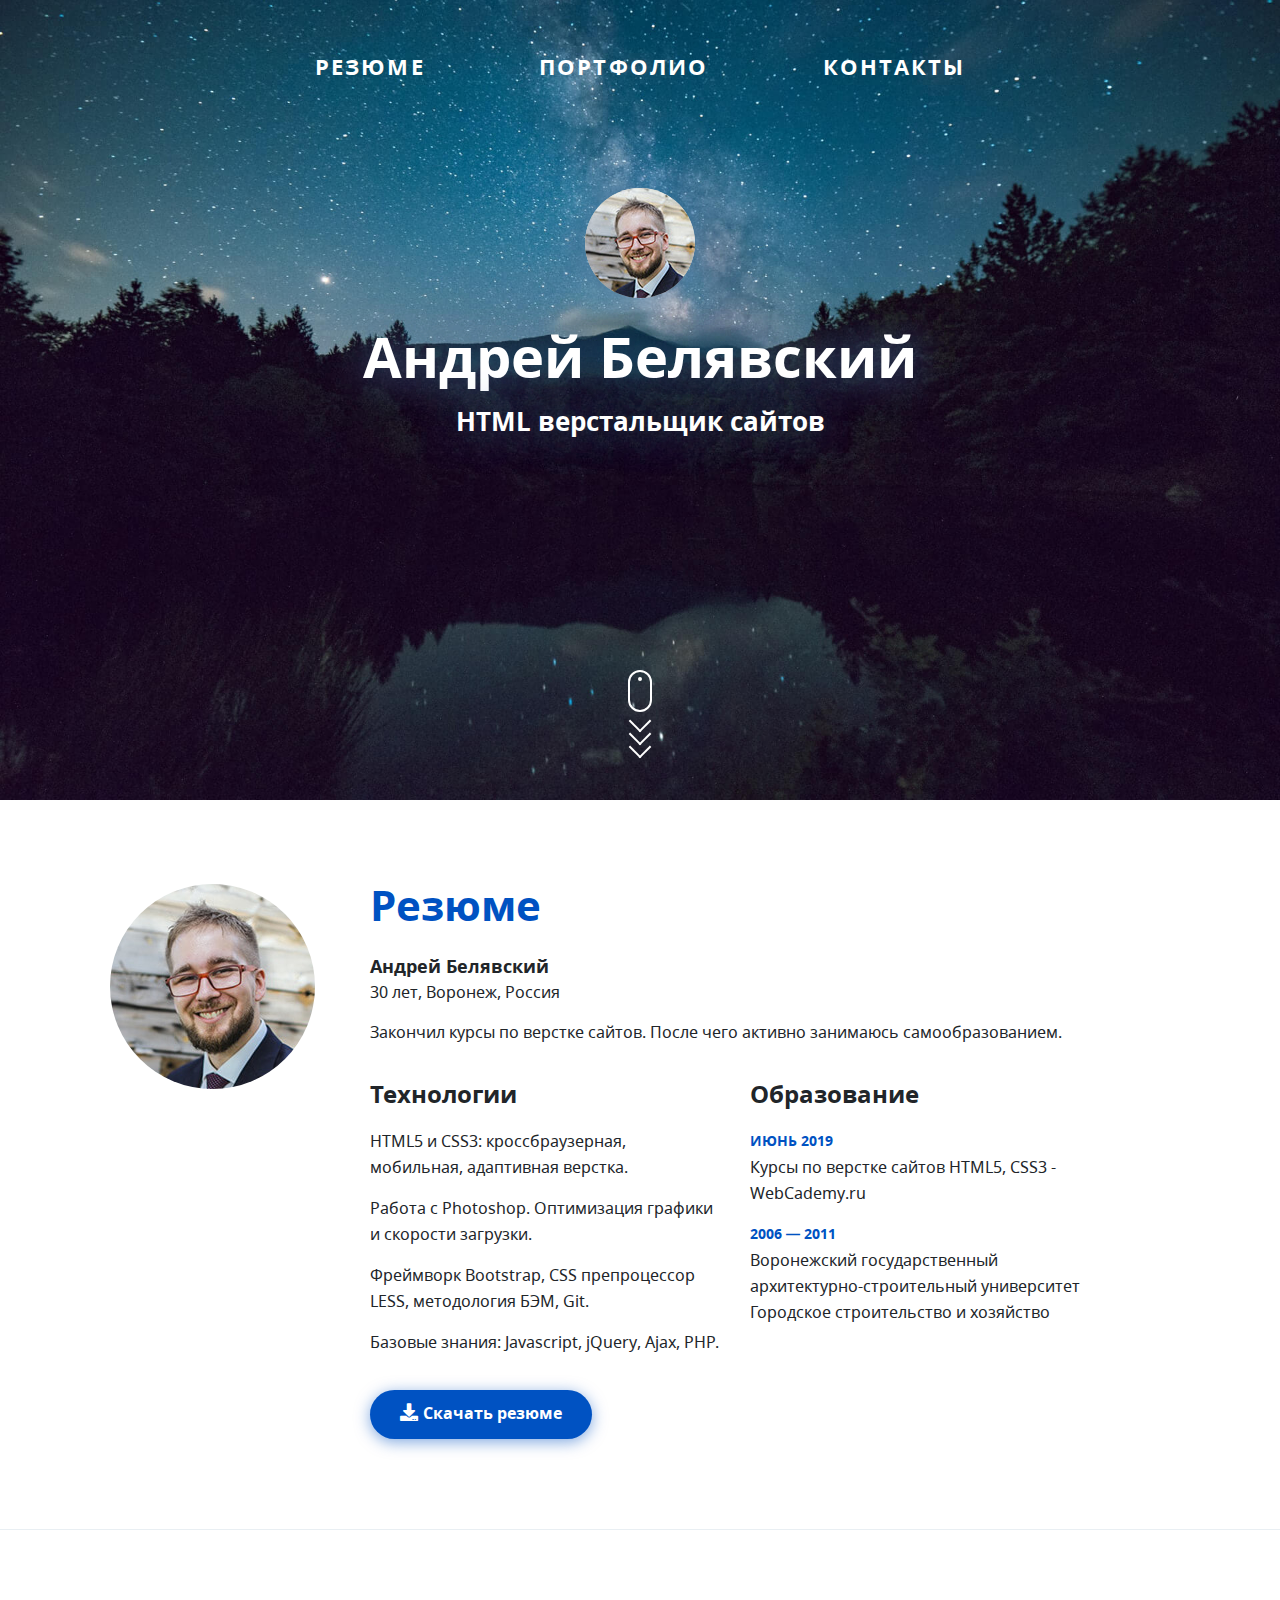
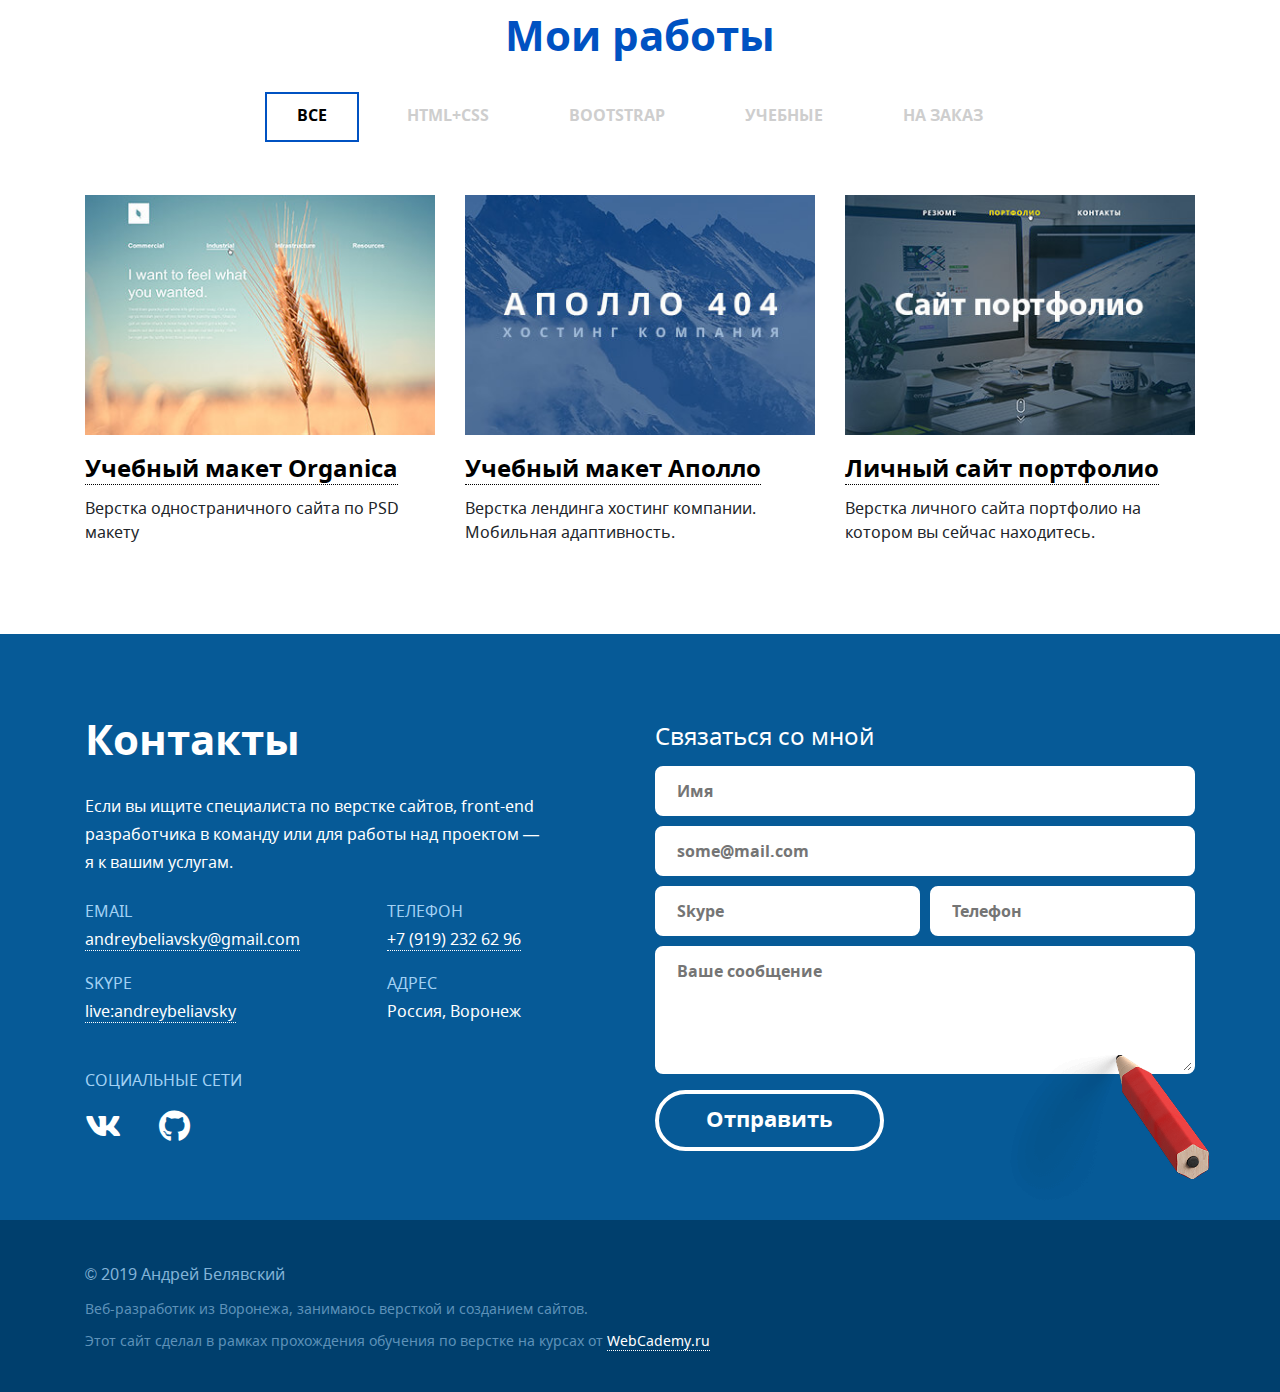
<file: index.html>
<!DOCTYPE html>
<html lang="ru">
<head>
	<meta charset="UTF-8">
	<meta name="yandex-verification" content="be5ccaa305146986" />
	<meta name="viewport" content="width=device-width, initial-scale=1">
	<!-- styles -->
	<!-- bootstrap -->
	<link rel="stylesheet" href="css/partials/bootstrap.min.css">
	<!-- fancybox -->
	<link rel="stylesheet" href="css/partials/jquery.fancybox.min.css">
	<!-- user style -->
	<link rel="stylesheet" href="css/main.min.css">

	<!-- favicon -->
	<link rel="shortcut icon" href="img/favicon/favicon.ico" type="image/x-icon">
	<link rel="apple-touch-icon" href="img/favicon/apple-touch-icon.png">

	<!-- fonts -->
	<link rel="stylesheet" href="fonts/noto/noto.css">
	<link rel="stylesheet" href="fonts/fontawesome/css/all.min.css">

	<!-- title -->
	<title>Андрей Белявский</title>
	<meta name="keywords" content="заказать верстку, кроссбраузерная верстка">
    <meta name="description" content="Верстка сайтов">

</head>
<body>
	<!-- header -->
	<header class="header text-center">
		<div class="container">
			<!-- navigation -->
			<nav class="navigation">
				<!-- button-toggle -->
				<button id="navigation__button" class="cmn-toggle-switch cmn-toggle-switch__htx">
  					<span>toggle menu</span>
				</button>
				<!-- navigation-list -->
				<ul class="navigation__list">
					<li><a href="#summary">резюме</a></li>
					<li><a href="#portfolio">портфолио</a></li>
					<li><a href="#contacts">контакты</a></li>
				</ul>
			</nav>

			<!-- header content -->
			<div class="center-align">
				<div class="user-photo user-photo--shadow">
					<img src="user-content/user-photo/user-photo_110.jpg" alt="Андрей Белявский">
				</div>
				<h1 class="header__title">Андрей Белявский</h1>
				<h2 class="header__subtitle">HTML верстальщик сайтов</h2>
			</div>

			<!-- mouse_scroll -->
			<a class="mouse_scroll" href="#summary">
				<div class="mouse">
					<div class="wheel"></div>
				</div>
				<div>
					<span class="m_scroll_arrows unu"></span>
					<span class="m_scroll_arrows doi"></span>
					<span class="m_scroll_arrows trei"></span>
				</div>
			</a>
		</div>
	</header>

	<!-- summary -->
	<div class="summary section section--line section--bg-laptop" id="summary">
		<div class="container">
			<div class="row">
				<div class="d-none d-md-block col-md-2 col-xl-3">
					<div class="user-photo user-photo--big">
						<img src="user-content/user-photo/user-photo_205.jpg" alt="Андрей Белявский">
					</div>
				</div>
				<div class="col-md-10 col-xl-8">
					<div class="heading">Резюме</div>
					<div class="summary__name">Андрей Белявский</div>
					<p class="summary__text">30 лет, Воронеж, Россия</p>
					<p class="summary__text">Закончил курсы по верстке сайтов. После чего активно занимаюсь самообразованием.</p>
					<div class="row">

						<!-- experience -->
						<div class="col-md-6 col-xl-6">
							<div class="experience-list__heading">Технологии</div>
							<ul class="experience-list">
								<li>
									<div class="experience-list__desc">
										HTML5 и CSS3: кроссбраузерная, мобильная, адаптивная верстка.
									</div>
								</li>
								<li>
									<div class="experience-list__desc">
										Работа с Photoshop. Оптимизация графики и скорости загрузки.
									</div>
								</li>
								<li>
									<div class="experience-list__desc">
										Фреймворк Bootstrap, CSS препроцессор LESS, методология БЭМ, Git.
									</div>
								</li>
								<li>
									<div class="experience-list__desc">
										Базовые знания: Javascript, jQuery, Ajax, PHP.
									</div>
								</li>
							</ul>
						</div>

						<!-- education -->
						<div class="col-md-6 col-xl-6">
							<div class="experience-list__heading">Образование</div>
							<ul class="experience-list">
								<li>
									<div class="experience-list__title">
										июнь 2019
									</div>
									<div class="experience-list__desc">
										Курсы по верстке сайтов HTML5, CSS3 - WebCademy.ru
									</div>
								</li>
								<li>
									<div class="experience-list__title">
										2006 — 2011
									</div>
									<div class="experience-list__desc">
										Воронежский государственный архитектурно-строительный университет
										Городское строительство и хозяйство
									</div>
								</li>
							</ul>
						</div>
					</div>
					<a class="button" href="user-content/pdf/summary.pdf" download><i class="fas fa-download"></i>Скачать резюме</a>
				</div>
			</div>
		</div>
	</div>

	<!-- portfolio -->
	<div class="portfolio section section--bg-gear section--pb-small" id="portfolio">
		<div class="container">
			<!-- heading -->
			<div class="heading heading--center">Мои работы</div>
			<!-- filter works -->
			<div class="filter-block">
				<ul class="filter-block__block">
					<li class="filter-block__element">
						<span class="filter-block__button filter-btn" data-filter="all">все</span>
					</li>
					<li class="filter-block__element">
						<span class="filter-block__button filter-btn control" data-filter=".html-css">HTML+CSS</span>
					</li>
					<li class="filter-block__element">
						<span class="filter-block__button filter-btn" data-filter=".bootstrap">Bootstrap</span>
					</li>
					<li class="filter-block__element">
						<span class="filter-block__button filter-btn" data-filter=".tutorial">учебные</span></li>
					<li class="filter-block__element">
						<span class="filter-block__button filter-btn" data-filter=".to-order">на заказ</span>
					</li>
				</ul>
			</div>
			<!-- works -->
			<div class="row" id="works">
				<!-- work 1 -->
				<div class="col-md-4 mix html-css tutorial">
					<div class="portfolio-item">
						<div class="portfolio-item__image">
								<a data-fancybox="gallery" data-caption="Учебный макет Organica" href="user-content/works-full/organic.jpg" title="Учебный макет Organica" class="portfolio-item__image__hover">
									<i class="fas fa-search"></i>
									<span>Смотреть макет</span>
								</a>
								<img src="user-content/works/project_organica.jpg" alt="Учебный макет Organica">
						</div>
						<div class="portfolio-item__title">
							<a href="https://organica.andreybeliavsky.ru/" target="_blank" title="Перейти на сайт">Учебный макет Organica</a>
						</div>
						<div class="portfolio-item__desc">
							Верстка одностраничного сайта по PSD макету
						</div>
					</div>
				</div>
				<!-- work 2 -->
				<div class="col-md-4 mix bootstrap tutorial">
					<div class="portfolio-item">
						<div class="portfolio-item__image">
							<a data-fancybox="gallery" data-caption="Учебный макет Аполло" href="user-content/works-full/apollo.jpg" title="Учебный макет Аполло" class="portfolio-item__image__hover">
								<i class="fas fa-search"></i>
								<span>Смотреть макет</span>
							</a>
							<img src="user-content/works/project_apollo.jpg" alt="Учебный макет Аполло">
						</div>
						<div class="portfolio-item__title">
							<a href="https://apollo.andreybeliavsky.ru/" target="_blank" title="Перейти на сайт">Учебный макет Аполло</a>
						</div>
						<div class="portfolio-item__desc">
							Верстка лендинга хостинг компании. Мобильная адаптивность.
						</div>
					</div>
				</div>
				<!-- work 3 -->
				<div class="col-md-4 mix bootstrap tutorial">
					<div class="portfolio-item">
						<div class="portfolio-item__image">
							<a data-fancybox="gallery" data-caption="Личный сайт портфолио" href="user-content/works-full/portfolio.jpg" title="Личный сайт портфолио" class="portfolio-item__image__hover">
								<i class="fas fa-search"></i>
								<span>Смотреть макет</span>
							</a>
							<img src="user-content/works/project_portfolio.jpg" alt="Личный сайт портфолио">
						</div>
						<div class="portfolio-item__title">
							<a href="#top">Личный сайт портфолио</a>
						</div>
						<div class="portfolio-item__desc">
							Верстка личного сайта портфолио на котором вы сейчас находитесь. 
						</div>
					</div>
				</div>
			</div>
		</div>
	</div>
	<!-- contacts -->
	<div class="contacts section section--bg-cloud section--pb-contacts" id="contacts">
		<div class="container">
			<div class="row">
				<!-- contacts-text -->
				<div class="col-md-6">
					<div class="heading heading--white">
						Контакты
					</div>
					<div class="contacts__desc">
						<p>Если вы ищите специалиста по верстке сайтов, front-end разработчика в команду или для работы над проектом —  я к вашим услугам.</p>
					</div>
					<!-- contact details -->
					<div class="row">
						<div class="col-xl-6">
							<ul class="contacts-list">
								<li>
									<div class="contacts-list__title">
										Email
									</div>
									<div class="contacts-list__desc">
										<a href="mailto:andreybeliavsky@gmail.com">andreybeliavsky@gmail.com</a>
									</div>
								</li>
								<li>
									<div class="contacts-list__title">
										skype
									</div>
									<div class="contacts-list__desc">
										<a href="skype:live:andreybeliavsky?chat">live:andreybeliavsky</a>
									</div>
								</li>
							</ul>
						</div>
						<div class="col-xl-6">
							<ul class="contacts-list contacts-list--pl-17">
								<li>
									<div class="contacts-list__title">
										телефон
									</div>
									<div class="contacts-list__desc">
										<a href="tel:+79192326296">+7 (919) 232 62 96</a>
									</div>
								</li>
								<li>
									<div class="contacts-list__title">
										адрес
									</div>
									<div class="contacts-list__desc">
										Россия, Воронеж
									</div>
								</li>
							</ul>	
						</div>
					</div>
					<!-- social -->
					<ul class="contacts-list">
						<li>
							<div class="contacts-list__title">
								Социальные сети
							</div>
							<div class="social-icon">
								<a href="https://vk.com/andreybeliavsky" target="_blank"><i class="fab fa-vk"></i></a>
								<a href="https://github.com/andreybeliavsky" target="_blank"><i class="fab fa-github"></i></a>
							</div>
						</li>
					</ul>
				</div>

				<!-- contacts-form -->
				<div class="col-md-6">
					<div class="contact-form__title">Связаться со мной</div>
					<form id="contact-form" class="contact-form" action="php/mail.php" method="POST">
						<input type="hidden" name="project_name" value="Мой персональный сайт">
						<input type="hidden" name="form_from" value="andreybeliavsky.ru">
						<input type="hidden" name="admin_email" value="and.beliavsky@gmail.com">
						<input type="hidden" name="form_subject" value="Сообщение с сайта">
						<input class="contact-form__input" type="text" name="name" placeholder="Имя">
						<input class="contact-form__input" type="text" name="email" placeholder="some@mail.com">
						<div class="clearfix">
							<input class="contact-form__input contact-form__input--half-width" type="text" name="skype" placeholder="Skype">
							<input class="contact-form__input contact-form__input--half-width" type="text" name="phone" placeholder="Телефон">
						</div>
						<div class="contact-form__bg-pencil">
							<textarea class="contact-form__textarea" name="message" placeholder="Ваше сообщение"></textarea>
						</div>
						<input class="contact-form__submit" type="submit" value="Отправить">
					</form>
					<div id="answer"></div>
				</div>
			</div>
		</div>
	</div>

	<!-- copyright -->
	<div class="copyright">
		<div class="container">
			<p class="copyright__title">© 2019 Андрей Белявский</p>
			<p>Веб-разработик из Воронежа, занимаюсь версткой и созданием сайтов.</p>
			<p>Этот сайт сделал в рамках прохождения обучения по верстке на курсах от <a href="http://webcademy.ru/" target="_blank">WebCademy.ru</a> </p>
		</div>
	</div>

	<!-- vendor script -->
	<script src="libs/jquery-3.4.1.min.js"></script>
	<script src="libs/jquery.malihu.PageScroll2id.min.js"></script>
	<script src="libs/mixitup.min.js"></script>
	<script src="libs/jquery.fancybox.min.js"></script>
	<script src="libs/jquery.validate.min.js"></script>

	<!-- user script -->
	<script src="js/navigation.js"></script>
	<script src="js/main.js"></script>
</body>
</html>
</file>
<file: fonts/noto/noto.css>
@font-face {
    font-family: 'Noto Sans';
    src: local('Noto Sans'), local('NotoSans'), url('notosans.woff2') format('woff2'), url('notosans.woff') format('woff'), url('notosans.ttf') format('truetype');
    font-weight: 400;
    font-style: normal;
}
/*@font-face {
    font-family: 'Noto Sans';
    src: local('Noto Sans Italic'), local('NotoSans-Italic'), url('notosansitalic.woff2') format('woff2'), url('notosansitalic.woff') format('woff'), url('notosansitalic.ttf') format('truetype');
    font-weight: 400;
    font-style: italic;
}*/
@font-face {
    font-family: 'Noto Sans';
    src: local('Noto Sans Bold'), local('NotoSans-Bold'), url('notosansbold.woff2') format('woff2'), url('notosansbold.woff') format('woff'), url('notosansbold.ttf') format('truetype');
    font-weight: 700;
    font-style: normal;
}
/*@font-face {
    font-family: 'Noto Sans';
    src: local('Noto Sans Bold Italic'), local('NotoSans-BoldItalic'), url('notosansbolditalic.woff2') format('woff2'), url('notosansbolditalic.woff') format('woff'), url('notosansbolditalic.ttf') format('truetype');
    font-weight: 700;
    font-style: italic;
}*/
</file>
<file: css/main.min.css>
html,body{font-family:'Noto Sans','Calibri',sans-serif;font-weight:400}*,*:before,*:after{box-sizing:border-box}img{max-width:100%;height:auto}ul{padding:0;margin:0;list-style-type:none}ul li{padding:0;margin:0}textarea{resize:vertical}.navigation{position:absolute;top:0;left:0;right:0}.navigation ul.navigation__list{position:fixed;top:0;left:0;right:0;bottom:0;z-index:1;display:none;background-color:rgba(11,81,136,.95)}@media (min-width:768px){.navigation ul.navigation__list{display:block;position:absolute;top:55px}}@media (min-width:1200px){.navigation ul.navigation__list{top:50px}}.navigation ul.navigation__list--open{display:flex;flex-direction:column;justify-content:center}.navigation ul.navigation__list li{display:block;margin-bottom:40px;font-size:18px;font-weight:700;letter-spacing:2.2px;text-transform:uppercase}.navigation ul.navigation__list li:last-child{margin-right:0}@media (min-width:768px){.navigation ul.navigation__list li{display:inline-block;margin-right:50px;margin-bottom:0}}@media (min-width:1200px){.navigation ul.navigation__list li{font-size:22px;margin-right:110px}}.navigation a{color:#fff;transition:all 0.3s ease-in}.navigation a:hover{text-decoration:none;color:#ffe400}.navigation__toggle{position:absolute;top:20px;right:15px;z-index:2;font-size:38px;cursor:pointer}@media (min-width:768px){.navigation__toggle{display:none}}.navigation__toggle--fixed{position:fixed}.navigation__toggle--blue{color:#0052c2}.user-photo{width:110px;height:110px;margin-right:auto;margin-left:auto;border-radius:50%;overflow:hidden;background-image:url(../img/images/placeholder_110.jpg);background-size:contain}.user-photo--big{width:95px;height:95px}@media (min-width:1200px){.user-photo--big{background-image:url(../img/images/placeholder_205.jpg);width:205px;height:205px}}.user-photo--shadow{box-shadow:0 0 40px 0 #48779f}a.mouse_scroll{display:block;margin:0 auto;width:24px;height:100px;position:absolute;bottom:-30px;left:50%;margin-left:-12px;-webkit-animation-delay:1.2s;-moz-animation-delay:1.2s;-o-animation-delay:1.2s;animation-delay:1.2s;cursor:pointer}@media screen and (min-width:768px){a.mouse_scroll{bottom:30px}}a.mouse_scroll:active,a.mouse_scroll:focus{outline:none}.m_scroll_arrows{display:block;width:5px;height:5px;-ms-transform:rotate(45deg);-webkit-transform:rotate(45deg);transform:rotate(45deg);border-right:2px solid white;border-bottom:2px solid white;margin:0 0 3px 4px;width:16px;height:16px}.unu{margin-top:1px}.unu,.doi,.trei{-webkit-animation:mouse-scroll 1s infinite;-moz-animation:mouse-scroll 1s infinite}.unu{-webkit-animation-delay:.1s;-moz-animation-delay:.1s;-webkit-animation-direction:alternate}.doi{-webkit-animation-delay:.2s;-moz-animation-delay:.2s;-webkit-animation-direction:alternate;margin-top:-6px}.trei{-webkit-animation-delay:.3s;-moz-animation-delay:.3s;-webkit-animation-direction:alternate;margin-top:-6px}.mouse{display:none;height:42px;width:24px;border-radius:14px;transform:none;border:2px solid white;top:170px}@media (min-width:768px){.mouse{display:block}}.wheel{height:5px;width:2px;display:block;margin:5px auto;background:white;position:relative;height:4px;width:4px;border:2px solid white;-webkit-border-radius:8px;border-radius:8px}.wheel{-webkit-animation:mouse-wheel 0.6s linear infinite;-moz-animation:mouse-wheel 0.6s linear infinite}@-webkit-keyframes mouse-wheel{0%{opacity:1;-webkit-transform:translateY(0);-ms-transform:translateY(0);transform:translateY(0)}100%{opacity:0;-webkit-transform:translateY(6px);-ms-transform:translateY(6px);transform:translateY(6px)}}@-moz-keyframes mouse-wheel{0%{top:1px}25%{top:2px}50%{top:3px}75%{top:2px}100%{top:1px}}@-webkit-keyframes mouse-scroll{0%{opacity:0}50%{opacity:.5}100%{opacity:1}}@-moz-keyframes mouse-scroll{0%{opacity:0}50%{opacity:.5}100%{opacity:1}}@-o-keyframes mouse-scroll{0%{opacity:0}50%{opacity:.5}100%{opacity:1}}@keyframes mouse-scroll{0%{opacity:0}50%{opacity:.5}100%{opacity:1}}.section{padding-top:37px;padding-bottom:35px}@media (min-width:768px){.section{padding-top:55px;padding-bottom:60px}}@media (min-width:1200px){.section{padding-top:84px;padding-bottom:90px}}.section--pb-small{padding-bottom:10px}@media (min-width:768px){.section--pb-small{padding-bottom:20px}}@media (min-width:1200px){.section--pb-small{padding-bottom:50px}}.section--pb-contacts{padding-bottom:50px}.section--line{border-bottom:1px solid #e9eff3}@media (min-width:1400px){.section--bg-laptop{background-repeat:no-repeat;background-position:right 70%;background-image:url(../img/images/laptop.png)}}@media (min-width:1400px){.section--bg-gear{background-repeat:no-repeat;background-position:left 55%;background-image:url(../img/images/gear.png)}}@media (min-width:1400px){.section--bg-cloud{background-repeat:no-repeat;background-position:right 70%;background-image:url(../img/images/cloud.png)}}.heading{margin-bottom:16px;color:#0052c2;font-size:32px;line-height:32px;font-weight:700}@media (min-width:768px){.heading{font-size:42px;line-height:42px;margin-bottom:26px}}.heading--center{text-align:center}.heading--white{color:#fff}.button{display:inline-block;padding-top:11px;padding-left:30px;padding-right:30px;padding-bottom:14px;color:#fff;font-size:16px;font-weight:700;border-radius:60px;background-color:#0052c2;box-shadow:0 3px 15px 0 rgba(0,82,194,.5);cursor:pointer;transition:all 0.3s ease-in}.button:hover,.button:focus{text-decoration:none;background-color:#fff;color:#0052c2}.button:active{background-color:#0052c2;color:#ffe400}.button .fas{font-size:18px;margin-right:5px}.filter-block{padding-top:20px;padding-bottom:20px;font-size:16px;font-weight:700;text-transform:uppercase}@media (min-width:768px){.filter-block{padding-top:0;margin-bottom:30px}}@media (min-width:1200px){.filter-block{margin-bottom:25px}}.filter-block__block{text-align:center}@media (min-width:768px){.filter-block__block{padding-top:10px}}.filter-block__element{display:block}.filter-block__element:last-child .filter-block__button{margin-bottom:0;margin-right:0}@media (min-width:768px){.filter-block__element{display:inline-block}}.filter-block__button{display:inline-block;padding-top:7px;padding-left:23px;padding-right:23px;padding-bottom:6px;margin-bottom:8px;color:#cecece;border:2px solid #fff;cursor:pointer;transition:all 0.3s ease-in}@media (min-width:768px){.filter-block__button{padding-top:9px;padding-left:28px;padding-right:28px;padding-bottom:13px}}@media (min-width:1200px){.filter-block__button{padding-left:30px;padding-right:30px;margin-right:12px}}.filter-block__button:hover{color:#000}.mixitup-control-active{color:#000;border-color:#0052c2}.portfolio-item{margin-left:auto;margin-right:auto;margin-bottom:40px;width:290px}@media (min-width:576px){.portfolio-item{width:360px}}@media (min-width:768px){.portfolio-item{width:210px}}@media (min-width:992px){.portfolio-item{width:290px}}@media (min-width:1200px){.portfolio-item{width:350px}}.portfolio-item__image{position:relative;display:block;margin-bottom:15px;width:290px;height:200px;background-image:url(../img/images/project_placeholder.jpg);background-repeat:no-repeat;background-position:center;background-size:cover;overflow:hidden}@media (min-width:576px){.portfolio-item__image{width:360px;height:250px}}@media (min-width:768px){.portfolio-item__image{width:210px;height:145px}}@media (min-width:992px){.portfolio-item__image{width:290px;height:200px}}@media (min-width:1200px){.portfolio-item__image{width:350px;height:240px}}.portfolio-item__image img{width:100%;height:100%}.portfolio-item__image__hover{position:absolute;top:0;left:0;right:0;bottom:0;display:flex;justify-content:center;flex-direction:column;color:#fff;font-size:26px;text-align:center;background-color:rgba(0,82,194,.9);transition:top 0.5s ease-out;overflow:hidden;opacity:0}@media (min-width:1200px){.portfolio-item__image__hover{top:100%;opacity:1}}.portfolio-item__image__hover:hover{color:#fff;text-decoration:none}.portfolio-item__image__hover .fas{font-size:64px}.portfolio-item__image__hover span{font-size:26px}@media (min-width:1200px){.portfolio-item__image:hover .portfolio-item__image__hover{top:0;display:flex;padding-top:0}}.portfolio-item__title{margin-bottom:10px;font-size:20px;font-weight:700}@media (min-width:1200px){.portfolio-item__title{font-size:24px}}.portfolio-item__title a{color:#000;text-decoration:none;transition:all 0.3s ease-in}@media (min-width:1200px){.portfolio-item__title a{border-bottom:1px dotted #000}}.portfolio-item__title a:hover,.portfolio-item__title a:focus,.portfolio-item__title a:active{color:#0052c2;border-color:#0052c2}.portfolio-item__desc{font-size:14px;line-height:20px}@media (min-width:1200px){.portfolio-item__desc{font-size:16px;line-height:24px}}.social-icon{font-size:32px;margin-top:10px}.social-icon a{border-bottom:none!important}.social-icon a:last-child .fab{margin-right:0}.social-icon .fab{margin-right:30px}.contact-form__title{margin-top:12px;margin-bottom:12px;font-size:24px}@media (min-width:768px){.contact-form__title{margin-top:32px}}@media (min-width:1200px){.contact-form__title{margin-top:0}}.contact-form__input{width:100%;padding-top:10px;padding-left:19px;padding-right:19px;padding-bottom:10px;margin-bottom:10px;color:#00599a;font-size:16px;font-weight:700;background-color:#fff;border:3px solid #fff;border-radius:8px;transition:border-color 0.3s ease-in;outline:none}.contact-form__input:hover,.contact-form__input:active,.contact-form__input:focus{border:3px solid #a2d1f4}.contact-form__input--half-width{float:left;width:49%;margin-right:2%}.contact-form__input--half-width:last-of-type{margin-right:0}input:-webkit-autofill{-webkit-text-fill-color:#00599a!important}input:-webkit-autofill,input:-webkit-autofill:hover,input:-webkit-autofill:focus,input:-webkit-autofill:active{-webkit-box-shadow:0 0 0 30px white inset!important}.contact-form__textarea{width:100%;height:128px;padding-top:10px;padding-left:19px;padding-right:19px;padding-bottom:10px;margin-bottom:10px;color:#00599a;font-size:16px;font-weight:700;background-color:#fff;border:3px solid #fff;border-radius:8px;transition:border-color 0.3s ease-in;outline:none}.contact-form__textarea:hover,.contact-form__textarea:active,.contact-form__textarea:focus{border:3px solid #a2d1f4}.contact-form__bg-pencil{position:relative}@media (min-width:768px){.contact-form__bg-pencil:after{position:absolute;top:75%;left:80%;content:"";display:block;width:93px;height:124px;background-image:url(../img/images/pencil_768.png)}}@media (min-width:1200px){.contact-form__bg-pencil:after{top:75%;left:65%;width:203px;height:153px;background-image:url(../img/images/pencil_1200.png)}}.contact-form__submit{width:100%;padding-top:8px;padding-left:47px;padding-right:47px;padding-bottom:12px;color:#fff;font-size:18px;font-weight:700;background:transparent;border:4px solid #fff;border-radius:80px;transition:all 0.3s ease-in;outline:none}.contact-form__submit:hover,.contact-form__submit:focus{color:#065a97;background-color:#fff;border-color:#fff}.contact-form__submit:active{color:#ffe400;background-color:transparent;border-color:#ffe400}@media (min-width:768px){.contact-form__submit{font-size:20px;width:auto}}@media (min-width:1200px){.contact-form__submit{font-size:22px}}label.error{padding-top:5px;padding-left:15px;padding-right:15px;padding-bottom:8px;margin-bottom:15px;color:#fff;font-size:14px;font-weight:700;background-color:#c62828;border-radius:8px}.contact-form__success{position:relative;display:block;padding-top:5px;padding-left:15px;padding-right:15px;padding-bottom:6px;margin-top:2px;margin-bottom:15px;color:#4CAF50;font-size:14px;font-weight:700;background-color:#FFF;border-radius:8px}.cmn-toggle-switch{display:block;position:absolute;top:23px;right:16px;z-index:5;overflow:hidden;margin:0;padding:0;width:50px;height:45px;font-size:0;text-indent:-9999px;-webkit-appearance:none;-moz-appearance:none;appearance:none;box-shadow:none;border-radius:none;border:none;cursor:pointer;-webkit-transition:background 0.3s;transition:background 0.3s}@media (min-width:768px){.cmn-toggle-switch{display:none}}.cmn-toggle-switch:focus{outline:none}.cmn-toggle-switch span{display:block;position:absolute;top:20px;left:5px;right:5px;height:6px;background:white}.cmn-toggle-switch span::before,.cmn-toggle-switch span::after{position:absolute;display:block;left:0;width:100%;height:5px;background-color:#fff;content:""}.cmn-toggle-switch span::before{top:-12px}.cmn-toggle-switch span::after{bottom:-12px}.cmn-toggle-switch__htx{background:transparent}.cmn-toggle-switch__htx span{-webkit-transition:background 0 0.3s;transition:background 0 0.3s}.cmn-toggle-switch__htx span::before,.cmn-toggle-switch__htx span::after{-webkit-transition-duration:0.3s,0.3s;transition-duration:0.3s,0.3s;-webkit-transition-delay:0.3s,0;transition-delay:0.3s,0}.cmn-toggle-switch__htx span::before{-webkit-transition-property:top,-webkit-transform;transition-property:top,transform}.cmn-toggle-switch__htx span::after{-webkit-transition-property:bottom,-webkit-transform;transition-property:bottom,transform}.cmn-toggle-switch__htx.active{position:fixed}.cmn-toggle-switch__htx.active span{background:none}.cmn-toggle-switch__htx.active span::before{top:0;-webkit-transform:rotate(45deg);-ms-transform:rotate(45deg);transform:rotate(45deg)}.cmn-toggle-switch__htx.active span::after{bottom:0;-webkit-transform:rotate(-45deg);-ms-transform:rotate(-45deg);transform:rotate(-45deg)}.cmn-toggle-switch__htx.active span::before,.cmn-toggle-switch__htx.active span::after{-webkit-transition-delay:0,0.3s;transition-delay:0,0.3s}.header{position:relative;display:flex;height:390px;flex-direction:column;justify-content:center;align-items:center;color:#fff;background-color:#007376;background-image:url(../img/bg/bg_768.jpg);background-repeat:no-repeat;background-position:center;background-size:cover}@media (min-width:768px){.header{height:560px;background-image:url(../img/bg/bg_1200.jpg)}}@media (min-width:1200px){.header{height:800px;background-image:url(../img/bg/bg_big.jpg)}}.header__title{margin-top:32px;margin-bottom:20px;font-size:26px;font-weight:700;text-shadow:0 0 40px #48779f}@media (min-width:768px){.header__title{font-size:42px;margin-top:38px;margin-bottom:15px}}@media (min-width:1200px){.header__title{font-size:56px;margin-top:25px}}.header__subtitle{margin:0;font-size:18px;font-weight:700;text-shadow:0 0 40px #48779f}@media (min-width:768px){.header__subtitle{font-size:20px}}@media (min-width:1200px){.header__subtitle{font-size:26px}}.center-align{margin-top:-75px}@media (min-width:768px){.center-align{margin-top:-22px}}@media (min-width:1200px){.center-align{margin-top:-175px}}.summary__name{font-size:18px;line-height:28px;font-weight:700}.summary__text{font-size:14px}@media (min-width:768px){.summary__text{font-size:16px}}.experience-list__heading{margin-top:20px;margin-bottom:20px;font-size:24px;line-height:28px;font-weight:700}@media (min-width:768px){.experience-list{margin-bottom:35px}}.experience-list__title{color:#0052c2;font-size:14px;line-height:26px;font-weight:700;text-transform:uppercase}.experience-list__desc{margin-bottom:15px;font-size:14px;line-height:22px}@media (min-width:768px){.experience-list__desc{font-size:16px;line-height:26px}}.contacts{color:#fff;background-color:#065a97}.contacts a{color:#fff;border-bottom:1px dotted #fff;transition:all 0.3s ease-in}.contacts a:hover{text-decoration:none;color:#ffe400;border-color:#ffe400}.contacts__desc{margin-bottom:20px;font-size:14px;line-height:22px}@media (min-width:768px){.contacts__desc{margin-top:32px;margin-bottom:33px;font-size:16px;line-height:28px}}@media (min-width:1200px){.contacts__desc{padding-right:80px;margin-bottom:23px}}.contacts-list{margin-bottom:20px}@media (min-width:1200px){.contacts-list--pl-17{padding-left:17px;margin-bottom:45px}}.contacts-list__title{margin-bottom:4px;color:#a2d1f4;font-size:16px;text-transform:uppercase}.contacts-list__desc{margin-bottom:20px;font-size:16px}.copyright{padding-top:40px;padding-bottom:40px;background-color:#003f6d}.copyright p{margin-top:0;margin-left:0;margin-right:0;margin-bottom:10px;color:#5e92b9;font-size:14px;line-height:22px}.copyright p.copyright__title{color:#82b3d7;font-size:16px;line-height:28px}.copyright p:last-child{margin-bottom:0}.copyright a{color:#fff;border-bottom:1px dotted #fff;transition:all 0.3s ease-in}.copyright a:hover{text-decoration:none;color:#ffe400;border-color:#ffe400}
</file>
